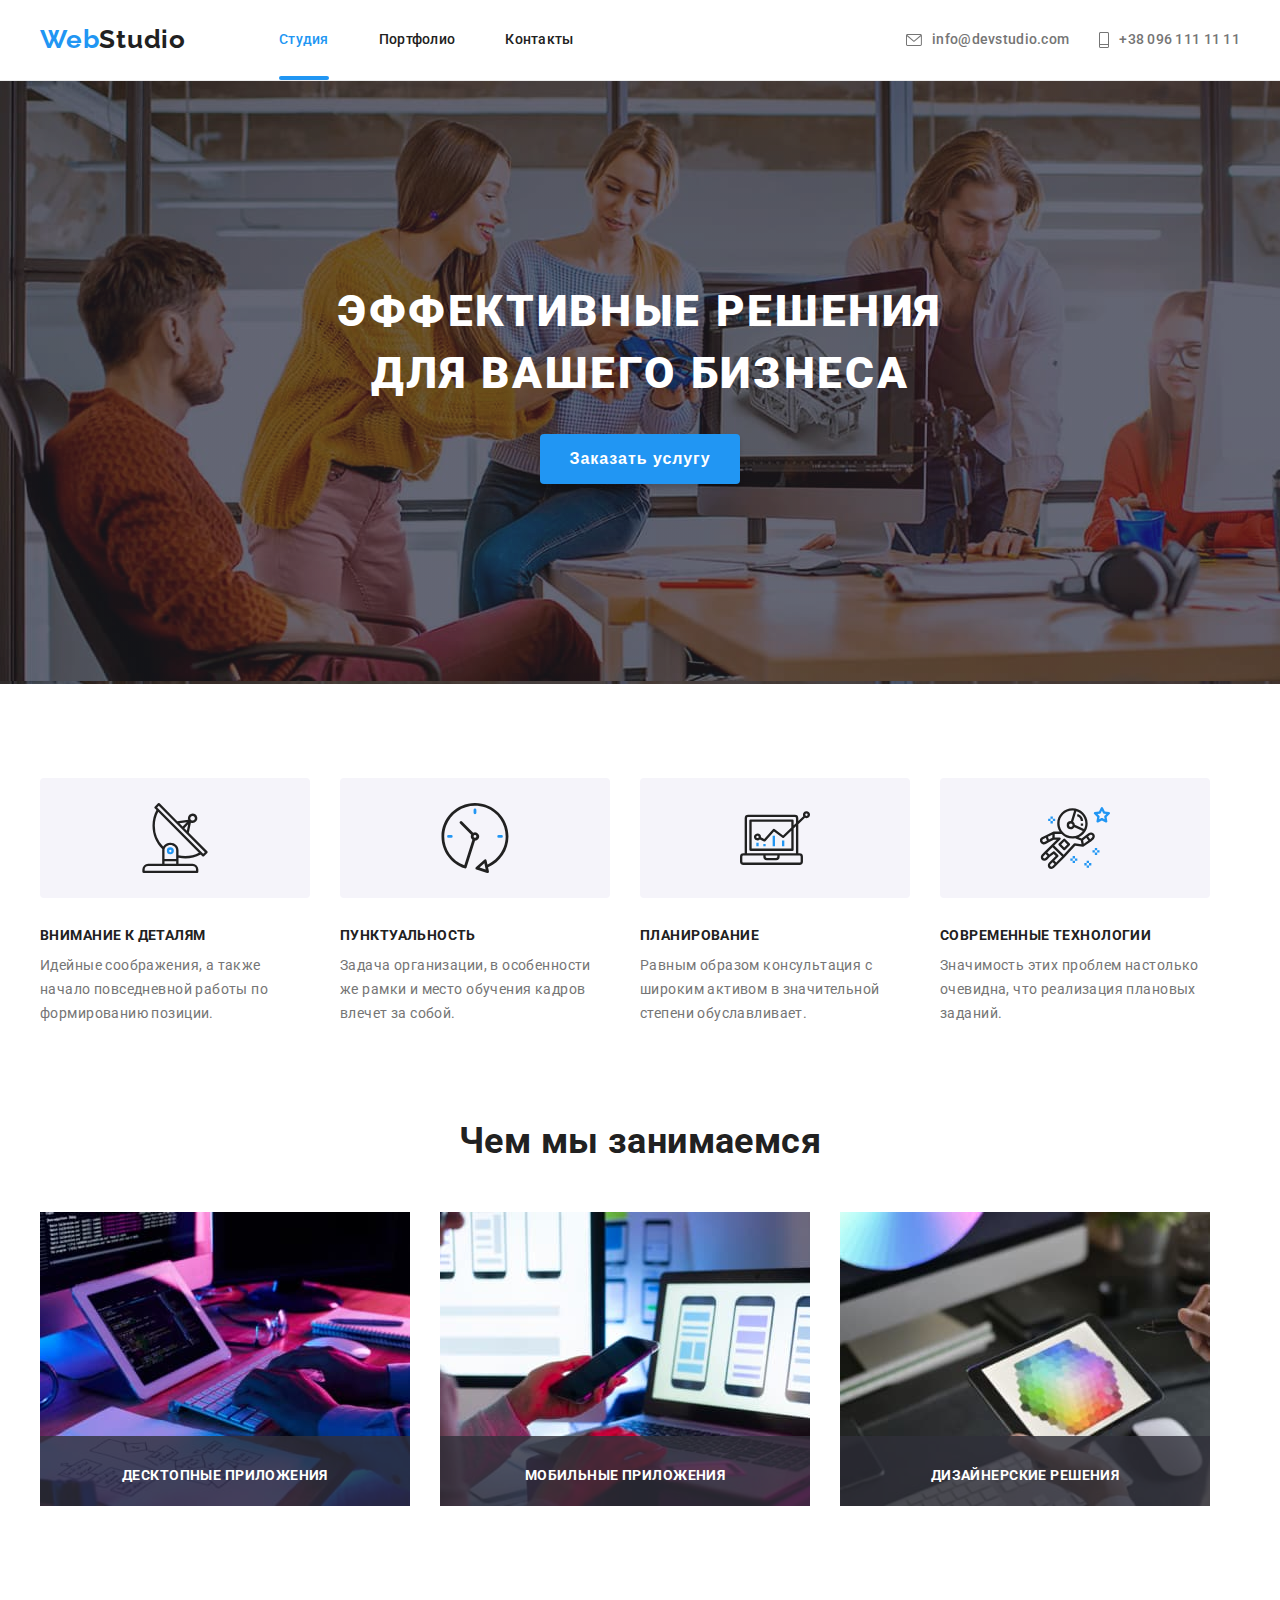
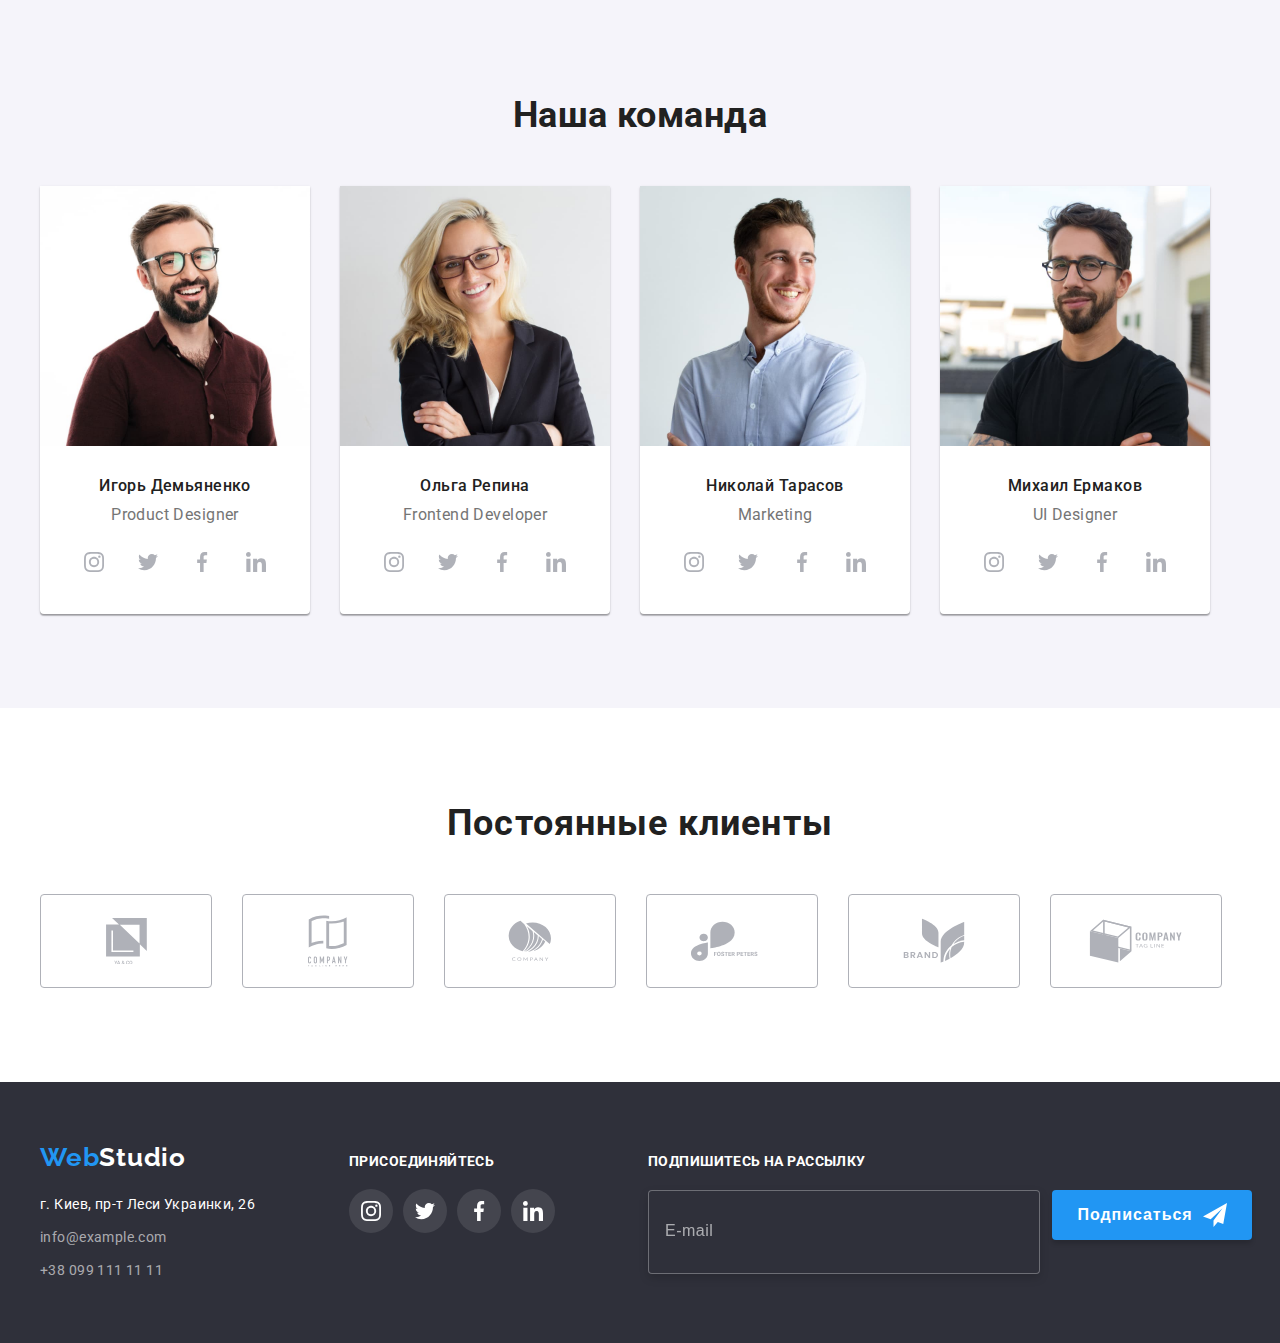
<file: index.html>
<!DOCTYPE html>
<html lang="ru">
<head>
    <meta charset="UTF-8">
    <meta http-equiv="X-UA-Compatible" content="IE=edge">
    <meta name="viewport" content="width=device-width, initial-scale=1.0">
    <title>Webstudio</title>
    <link rel="preconnect" href="https://fonts.googleapis.com">
    <link rel="preconnect" href="https://fonts.gstatic.com" crossorigin>
    <link href="https://fonts.googleapis.com/css2?family=Raleway:wght@700&family=Roboto:wght@400;500;700;900&display=swap"
        rel="stylesheet">
    <link rel="stylesheet" href="https://cdnjs.cloudflare.com/ajax/libs/modern-normalize/1.1.0/modern-normalize.min.css"
        integrity="sha512-wpPYUAdjBVSE4KJnH1VR1HeZfpl1ub8YT/NKx4PuQ5NmX2tKuGu6U/JRp5y+Y8XG2tV+wKQpNHVUX03MfMFn9Q=="
        crossorigin="anonymous" referrerpolicy="no-referrer" />
    <link rel="stylesheet" href="./css/main.min.css">
</head>
<body>
    <!--header-->
<header>
<div class="container page-header">
    <nav class="nav">
        <a href="/" class="logo"><span class="logo__web">Web</span>Studio</a>
        <ul class="nav__list">
            <li class="nav__item"><a href="./index.html" class="nav__link nav__link--current">Студия</a></li>
            <li class="nav__item"><a href="./portfolio.html" class="nav__link">Портфолио</a></li>
            <li class="nav__item"><a href="" class="nav__link">Контакты</a></li>
        </ul>
    </nav>
    <ul class="auth">
        <li class="auth__item"><a href="mailto:info@devstudio.com" class="auth__link">
            <svg class="auth__icon" width="16px" height="12px" >
                <use href="./images/icons.svg#icon-envelope"></use>
            </svg>
            info@devstudio.com</a>
        </li>
        <li class="auth__item"><a href="tel:+380961111111" class="auth__link">
            <svg class="auth__icon" width="10px" height="16px">
                <use href="./images/icons.svg#icon-tel"></use>
            </svg>
            +38 096 111 11 11</a>
        </li>
    </ul>
</div>
</header>
<!--main-->
<main>
    <!--Герой-->
<section class="hero">
    <div class="container hero-thumb">
        <h1 class="hero__title">Эффективные решения <br /> для вашего бизнеса</h1>
        <button type="button" class="button" data-modal-open>Заказать услугу</button>
        <div class="backdrop is-hidden" data-modal>
            <div class="modal">
                <button class="btn-close" data-modal-close>
                    <svg class="btn-close__icon">
                        <use href="./images/icons.svg#icon-close"></use>
                    </svg>
                </button>
                <form class="modal-form">
                    <p class="modal-form__title">Оставьте свои данные, мы вам перезвоним</p>
                    
                    <label class="modal-form__field">
                        <span class="modal-form__label">Имя</span>
                        <input type="text" class="modal-form__input" name="name" autocomplete="off">
                        <svg class="modal-form__icon">
                            <use href="./images/icons.svg#icon-man"></use>
                        </svg>
                    </label>

                    <label class="modal-form__field">
                        <span class="modal-form__label">Телефон</span>
                        <input type="tel" class="modal-form__input" name="tel" autocomplete="off">
                        <svg class="modal-form__icon">
                            <use href="./images/icons.svg#icon-phone"></use>
                        </svg>
                    </label>

                    <label class="modal-form__field">
                        <span class="modal-form__label">Почта</span>
                        <input type="email" class="modal-form__input" name="email" autocomplete="off">
                        <svg class="modal-form__icon">
                            <use href="./images/icons.svg#icon-email"></use>
                        </svg>
                    </label>

                    <label class="modal-form__field modal-form__field--textarea">
                        <span class="modal-form__label">Комментарий</span>
                        <textarea class="modal-form__input modal-form__input--comment" name="comment" placeholder="Введите текст"></textarea>
                    </label>

                    <label class="modal-form__field modal-form__field--checkbox">
                        <input type="checkbox" class="modal-form__input modal-form__input--checkbox visually-hidden" name="accept">
                        <span class="modal-form__icon--checked"></span>
                        <span class="modal-form__label modal-form__label---agree">Соглашаюсь с рассылкой и принимаю <a href="">Условия договора</a></span>
                    </label>

                    <button type="submit" class="button">Отправить</button>
                </form>
            </div>
        </div>
    </div>
</section>
<!--Наши преимущества-->
<section class="advantages section">
    <div class="container">
        <h2 class="visually-hidden">Наши преимущества</h2>
        <ul class="advantages__list">
            <li class="advantages__item">
                <div class="advantages__thumb">
                 <svg class="advantages__icon">
                    <use href="./images/icons.svg#icon-antena"></use>
                 </svg>
                </div>
                <h3 class="advantages__title">Внимание к деталям</h3>
                <p class="advantages__text">Идейные соображения, а также начало повседневной работы по формированию позиции.</p>
            </li>
            <li class="advantages__item">
                <div class="advantages__thumb">
                 <svg class="advantages__icon">
                    <use href="./images/icons.svg#icon-clock"></use>
                 </svg>
                </div>
                <h3 class="advantages__title">Пунктуальность</h3>
                <p class="advantages__text">Задача организации, в особенности же рамки и место обучения кадров влечет за собой.
                </p>
            </li>
            <li class="advantages__item">
                <div class="advantages__thumb">
                 <svg class="advantages__icon">
                    <use href="./images/icons.svg#icon-diagram"></use>
                 </svg>
                </div>
                <h3 class="advantages__title">Планирование</h3>
                <p class="advantages__text">Равным образом консультация с широким активом в значительной степени обуславливает.
                </p>
            </li>
            <li class="advantages__item">
                <div class="advantages__thumb">
                 <svg class="advantages__icon">
                    <use href="./images/icons.svg#icon-astronaut"></use>
                 </svg>
                </div>
                <h3 class="advantages__title">Современные технологии</h3>
                <p class="advantages__text">Значимость этих проблем настолько очевидна, что реализация плановых заданий.</p>
            </li>
        </ul>
    </div>
</section>
<!--Чем мы занимаемся-->
<section class="work section">
   <div class="container">
        <h2 class="work__title">Чем мы занимаемся</h2>
        <ul class="work__list">
            <li class="work__item">
                <div class="work__thumb">
                    <img src="./images/photocomp.jpg" width="370" height="294" alt="Компютер">
                    <p class="work__text">Десктопные приложения</p>
                </div>
            </li>
            <li class="work__item">
                <div class="work__thumb">
                    <img src="./images/photophone.jpg" width="370" height="294" alt="Мобильный">
                    <p class="work__text">Мобильные приложения</p>
                </div>
            </li>
            <li class="work__item">
                <div class="work__thumb">
                    <img src="./images/phototab.jpg" width="370" height="294" alt="Планшет">
                    <p class="work__text">Дизайнерские решения</p>
                </div>
            </li>
        </ul>
   </div>
</section>
<!--Наша команда-->
<section class="teem section">
    <div class="container">
        <h2 class="teem__title">Наша команда</h2>
        <ul class="teem__list">
            <li class="teem__item">
                <img src="./images/photoigor.jpg" width="270" height="260" alt="Фото Игорь Демьяненко">
                <div class="teem__thumb">
                     <h3 class="teem__name">Игорь Демьяненко</h3>
                     <p class="teem__position">Product Designer</p>
                     <ul class="soc-sites">
                    <li class="soc-sites__item">
                        <a href="" class="soc-sites__link">
                         <svg class="soc-sites__icon">
                            <use href="./images/icons.svg#icon-instagram"></use>
                         </svg>
                        </a>
                    </li>
                    <li class="soc-sites__item">
                        <a href="" class="soc-sites__link">
                         <svg class="soc-sites__icon">
                            <use href="./images/icons.svg#icon-twitter"></use>
                         </svg>
                        </a>
                    </li>
                    <li class="soc-sites__item">
                        <a href="" class="soc-sites__link">
                         <svg class="soc-sites__icon">
                            <use href="./images/icons.svg#icon-facebook"></use>
                         </svg>
                        </a>
                    </li>
                    <li class="soc-sites__item">
                       <a href="" class="soc-sites__link">
                         <svg class="soc-sites__icon">
                            <use href="./images/icons.svg#icon-linkedin"></use>
                         </svg>
                       </a>
                    </li>
                </ul>
                </div>
            </li>
            <li class="teem__item">
                <img src="./images/photoolga.jpg" width="270" height="260" alt="Фото Ольга Репина">
                <div class="teem__thumb">
                     <h3 class="teem__name">Ольга Репина</h3>
                     <p class="teem__position">Frontend Developer</p>
                     <ul class="soc-sites">
                    <li class="soc-sites__item">
                        <a href="" class="soc-sites__link">
                         <svg class="soc-sites__icon">
                            <use href="./images/icons.svg#icon-instagram"></use>
                         </svg>
                        </a>
                    </li>
                    <li class="soc-sites__item">
                        <a href="" class="soc-sites__link">
                         <svg class="soc-sites__icon">
                            <use href="./images/icons.svg#icon-twitter"></use>
                         </svg>
                        </a>
                    </li>
                    <li class="soc-sites__item">
                        <a href="" class="soc-sites__link">
                         <svg class="soc-sites__icon">
                            <use href="./images/icons.svg#icon-facebook"></use>
                         </svg>
                        </a>
                    </li>
                    <li class="soc-sites__item">
                       <a href="" class="soc-sites__link">
                         <svg class="soc-sites__icon">
                            <use href="./images/icons.svg#icon-linkedin"></use>
                         </svg>
                       </a>
                    </li>
                </ul>
                </div>
            </li>
            <li class="teem__item">
                <img src="./images/photonikola.jpg" width="270" height="260" alt="Фото Николай Тарасов">
                <div class="teem__thumb">
                     <h3 class="teem__name">Николай Тарасов</h3>
                     <p class="teem__position">Marketing</p>
                     <ul class="soc-sites">
                    <li class="soc-sites__item">
                        <a href="" class="soc-sites__link">
                         <svg class="soc-sites__icon">
                            <use href="./images/icons.svg#icon-instagram"></use>
                         </svg>
                        </a>
                    </li>
                    <li class="soc-sites__item">
                        <a href="" class="soc-sites__link">
                         <svg class="soc-sites__icon">
                            <use href="./images/icons.svg#icon-twitter"></use>
                         </svg>
                        </a>
                    </li>
                    <li class="soc-sites__item">
                        <a href="" class="soc-sites__link">
                         <svg class="soc-sites__icon">
                            <use href="./images/icons.svg#icon-facebook"></use>
                         </svg>
                        </a>
                    </li>
                    <li class="soc-sites__item">
                       <a href="" class="soc-sites__link">
                         <svg class="soc-sites__icon">
                            <use href="./images/icons.svg#icon-linkedin"></use>
                         </svg>
                       </a>
                    </li>
                </ul>
                </div>
            </li>
            <li class="teem__item">
                <img src="./images/photomisha.jpg" width="270" height="260" alt="Фото Михаил Ермаков">
                <div class="teem__thumb">
                     <h3 class="teem__name">Михаил Ермаков</h3>
                     <p class="teem__position">UI Designer</p>
                     <ul class="soc-sites">
                    <li class="soc-sites__item">
                        <a href="" class="soc-sites__link">
                         <svg class="soc-sites__icon">
                            <use href="./images/icons.svg#icon-instagram"></use>
                         </svg>
                        </a>
                    </li>
                    <li class="soc-sites__item">
                        <a href="" class="soc-sites__link">
                         <svg class="soc-sites__icon">
                            <use href="./images/icons.svg#icon-twitter"></use>
                         </svg>
                        </a>
                    </li>
                    <li class="soc-sites__item">
                        <a href="" class="soc-sites__link">
                         <svg class="soc-sites__icon">
                            <use href="./images/icons.svg#icon-facebook"></use>
                         </svg>
                        </a>
                    </li>
                    <li class="soc-sites__item">
                       <a href="" class="soc-sites__link">
                         <svg class="soc-sites__icon">
                            <use href="./images/icons.svg#icon-linkedin"></use>
                         </svg>
                       </a>
                    </li>
                </ul>
                </div>
            </li>
        </ul>
    </div>
</section>
<!--Постоянные клиенты-->
<section class="clients section">
    <div class="container">
     <h2 class="clients__title">Постоянные клиенты</h2>  
     <ul class="clients__list">
         <li class="clients__item">
             <a href="" class="clients__link">
             <svg class="clients__icon" width="41px" height="46.7px">
                 <use href="./images/icons.svg#icon-icon-1"></use>
             </svg>
            </a>
        </li>
        <li class="clients__item">
             <a href="" class="clients__link">
             <svg class="clients__icon" width="40px" height="52px">
                 <use href="./images/icons.svg#icon-icon-2"></use>
             </svg>
            </a>
        </li>
        <li class="clients__item">
             <a href="" class="clients__link">
             <svg class="clients__icon" width="43.46px" height="41.18px">
                 <use href="./images/icons.svg#icon-icon-3"></use>
             </svg>
            </a>
        </li>
        <li class="clients__item">
             <a href="" class="clients__link">
             <svg class="clients__icon" width="84.44px" height="40.62px">
                 <use href="./images/icons.svg#icon-icon-4"></use>
             </svg>
            </a>
        </li>
        <li class="clients__item">
             <a href="" class="clients__link">
             <svg class="clients__icon" width="62.54px" height="45.43px">
                 <use href="./images/icons.svg#icon-icon-5"></use>
             </svg>
            </a>
        </li>
        <li class="clients__item">
             <a href="" class="clients__link">
             <svg class="clients__icon" width="93.79px" height="43.93px">
                 <use href="./images/icons.svg#icon-icon-6"></use>
             </svg>
            </a>
        </li>
    </ul> 
    </div>
</section>
</main>
<!--footer-->
<footer class="footer">
<div class="container container--footer">
    <div class="address-thumb">
     <a href="/" class="logo logo--footer"><span class="logo__web">Web</span>Studio</a>
     <address>
        <ul class="address">
            <li class="address__item">г. Киев, пр-т Леси Украинки, 26</li>
            <li class="address__item"><a href="mailto:info@example.com" class="address__link">info@example.com</a></li>
            <li class="address__item"><a href="tel:+380991111111" class="address__link">+38 099 111 11 11</a></li>
        </ul>
     </address>
   </div>
  <div class="soc-sites-thumb">
     <p class="soc-sites__title">присоединяйтесь</p>
     <ul class="soc-sites">
         <li class="soc-sites__item">
            <a href="" class="soc-sites__link soc-sites__link--footer">
                <svg class="soc-sites__icon soc-sites__icon--footer">
                    <use href="./images/icons.svg#icon-instagram"></use>
                </svg>
            </a>
        </li>
        <li class="soc-sites__item">
            <a href="" class="soc-sites__link soc-sites__link--footer">
                <svg class="soc-sites__icon soc-sites__icon--footer">
                    <use href="./images/icons.svg#icon-twitter"></use>
                </svg>
            </a>
        </li>
         <li class="soc-sites__item">
            <a href="" class="soc-sites__link soc-sites__link--footer">
                <svg class="soc-sites__icon soc-sites__icon--footer">
                    <use href="./images/icons.svg#icon-facebook"></use>
                </svg>
            </a>
        </li>
        <li class="soc-sites__item">
            <a href="" class="soc-sites__link soc-sites__link--footer">
                <svg class="soc-sites__icon soc-sites__icon--footer">
                    <use href="./images/icons.svg#icon-linkedin"></use>
                </svg>
            </a>
        </li>
        </ul>
   </div>
   <div class="form-footer-thumb">
       <form class="form-footer">
           <p class="form-footer__text">Подпишитесь на рассылку</p>
           <div class="form-thumb">
                <input type="email" class="form-footer__input" name="email" placeholder="E-mail" autocomplete="on">
                <button type="submit" class="button">
                    Подписаться
                    <svg class="button__icon">
                        <use href="./images/icons.svg#icon-send"></use>
                    </svg>
               </button>
           </div>
       </form>
   </div>
</div>
</footer>
<script src="./js/modal.js"></script>
</body>
</html>
</file>
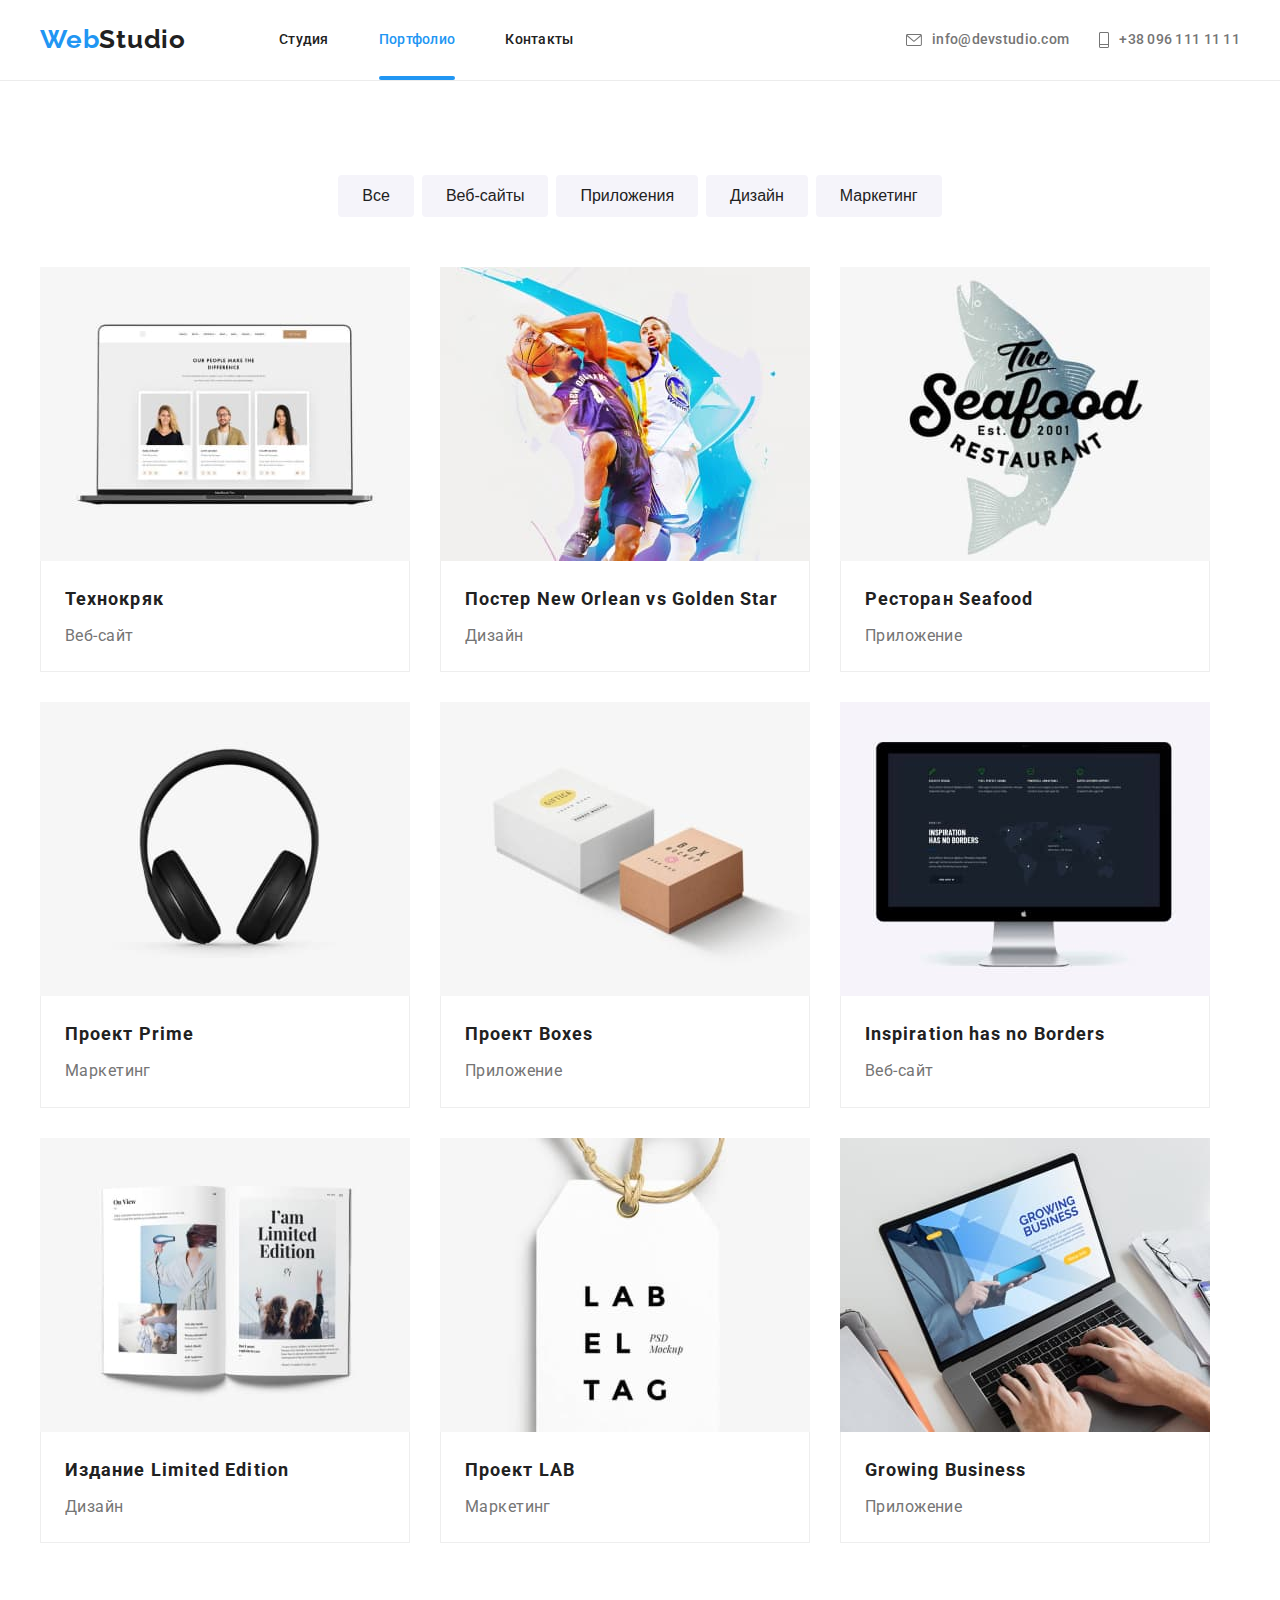
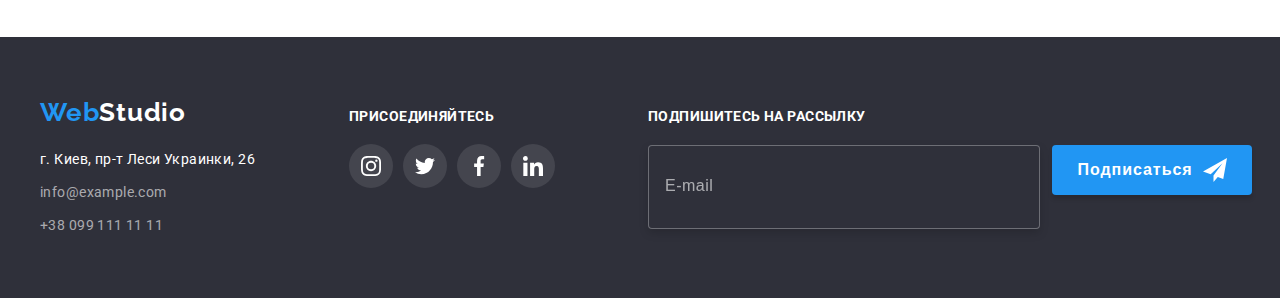
<file: portfolio.html>
<!DOCTYPE html>
<html lang="ru">

<head>
    <meta charset="UTF-8">
    <meta http-equiv="X-UA-Compatible" content="IE=edge">
    <meta name="viewport" content="width=device-width, initial-scale=1.0">
    <title>Webstudio</title>
    <link rel="preconnect" href="https://fonts.googleapis.com">
    <link rel="preconnect" href="https://fonts.gstatic.com" crossorigin>
    <link href="https://fonts.googleapis.com/css2?family=Raleway:wght@700&family=Roboto:wght@400;500;700;900&display=swap"
        rel="stylesheet">
    <link rel="stylesheet" href="https://cdnjs.cloudflare.com/ajax/libs/modern-normalize/1.1.0/modern-normalize.min.css"
        integrity="sha512-wpPYUAdjBVSE4KJnH1VR1HeZfpl1ub8YT/NKx4PuQ5NmX2tKuGu6U/JRp5y+Y8XG2tV+wKQpNHVUX03MfMFn9Q=="
        crossorigin="anonymous" referrerpolicy="no-referrer" />
    <link rel="stylesheet" href="./css/main.min.css">
</head>

<body>
    <!--header-->
    <header>
        <div class="container page-header">
    <nav class="nav">
        <a href="/" class="logo"><span class="logo__web">Web</span>Studio</a>
        <ul class="nav__list">
            <li class="nav__item"><a href="./index.html" class="nav__link">Студия</a></li>
            <li class="nav__item"><a href="./portfolio.html" class="nav__link nav__link--current">Портфолио</a></li>
            <li class="nav__item"><a href="" class="nav__link">Контакты</a></li>
        </ul>
    </nav>
    <ul class="auth">
        <li class="auth__item"><a href="mailto:info@devstudio.com" class="auth__link">
            <svg class="auth__icon" width="16px" height="12px" >
                <use href="./images/icons.svg#icon-envelope"></use>
            </svg>
            info@devstudio.com</a>
        </li>
        <li class="auth__item"><a href="tel:+380961111111" class="auth__link">
            <svg class="auth__icon" width="10px" height="16px">
                <use href="./images/icons.svg#icon-tel"></use>
            </svg>
            +38 096 111 11 11</a>
        </li>
    </ul>
</div>
    </header>
    <!--main-->
    <main>
      <section class="section">
          <div class="container">
            <h1 class="visually-hidden">Портфолио</h1>
            <!--Фильтр-->            
                <ul class="filtr">
                    <li class="filtr__item"><button type="button" class="filtr__button">Все</button></li>
                    <li class="filtr__item"><button type="button" class="filtr__button">Веб-сайты</button></li>
                    <li class="filtr__item"><button type="button" class="filtr__button">Приложения</button></li>
                    <li class="filtr__item"><button type="button" class="filtr__button">Дизайн</button></li>
                    <li class="filtr__item"><button type="button" class="filtr__button">Маркетинг</button></li>
                </ul>
            <!--Портфолио список-->
            <ul class="portfolio">
                <li class="portfolio__item">
                    <a href="" class="portfolio__link">
                        <div class="portfolio__card">
                            <img src="./images/1.tehno.jpg" alt="монитор ноутбука" class="portfolio__image" width="370" height="294">
                            <p class="portfolio__description">Ресурс предлагает комплексные предложения с разным уровнем функционала и сервисов. Все это позволит посетителю получить исчерпывающие сведения о компании или частном лице.</p>
                        </div>
                        <div class="portfolio__text">
                         <h2 class="portfolio__title">Технокряк</h2>
                         <p class="portfolio__heading">Веб-сайт</p>
                        </div>
                    </a>
                </li>
                <li class="portfolio__item">
                    <a href="" class="portfolio__link">
                        <div class="portfolio__card">
                            <img src="./images/2.poster.jpg" alt="два баскетболиста" width="370" height="294">
                            <p class="portfolio__description">Ресурс предлагает комплексные предложения с разным уровнем функционала и сервисов. Все это позволит посетителю получить исчерпывающие сведения о компании или частном лице.</p>
                        </div>
                        <div class="portfolio__text">
                         <h2 class="portfolio__title">Постер New Orlean vs Golden Star</h2>
                         <p class="portfolio__heading">Дизайн</p>
                        </div>
                    </a>
                </li>
                <li class="portfolio__item">
                    <a href="" class="portfolio__link">
                        <div class="portfolio__card">
                            <img src="./images/3.restoran.jpg" alt="лого ресторана Seafood" width="370" height="294">
                            <p class="portfolio__description">Ресурс предлагает комплексные предложения с разным уровнем функционала и сервисов. Все это позволит посетителю получить исчерпывающие сведения о компании или частном лице.</p>
                        </div>
                        <div class="portfolio__text">
                         <h2 class="portfolio__title">Ресторан Seafood</h2>
                         <p class="portfolio__heading">Приложение</p>
                        </div>
                    </a>
                </li>
                <li class="portfolio__item">
                    <a href="" class="portfolio__link">
                        <div class="portfolio__card">
                            <img src="./images/4.proect-prime.jpg" alt="наушники" width="370" height="294">
                            <p class="portfolio__description">Ресурс предлагает комплексные предложения с разным уровнем функционала и сервисов. Все это позволит посетителю получить исчерпывающие сведения о компании или частном лице.</p>
                        </div>
                        <div class="portfolio__text">
                         <h2 class="portfolio__title">Проект Prime</h2>
                         <p class="portfolio__heading">Маркетинг</p>
                        </div>
                    </a>
                </li>
                <li class="portfolio__item">
                    <a href="" class="portfolio__link">
                        <div class="portfolio__card">
                            <img src="./images/5.proect-boxes.jpg" alt="две коробки" width="370" height="294">
                            <p class="portfolio__description">Ресурс предлагает комплексные предложения с разным уровнем функционала и сервисов. Все это позволит посетителю получить исчерпывающие сведения о компании или частном лице.</p>
                        </div>
                        <div class="portfolio__text">
                         <h2 class="portfolio__title">Проект Boxes</h2>
                         <p class="portfolio__heading">Приложение</p>
                        </div>
                    </a>
                </li>
                <li class="portfolio__item">
                    <a href="" class="portfolio__link">
                        <div class="portfolio__card">
                            <img src="./images/6.inspiration.jpg" alt="монитор" width="370" height="294">
                            <p class="portfolio__description">Ресурс предлагает комплексные предложения с разным уровнем функционала и сервисов. Все это позволит посетителю получить исчерпывающие сведения о компании или частном лице.</p>
                        </div>
                        <div class="portfolio__text">
                         <h2 class="portfolio__title">Inspiration has no Borders</h2>
                         <p class="portfolio__heading">Веб-сайт</p>
                        </div>
                    </a>
                </li>
                <li class="portfolio__item">
                    <a href="" class="portfolio__link">
                        <div class="portfolio__card">
                            <img src="./images/7.izdanie.jpg" alt="раскрытая книга" width="370" height="294">
                            <p class="portfolio__description">Ресурс предлагает комплексные предложения с разным уровнем функционала и сервисов. Все это позволит посетителю получить исчерпывающие сведения о компании или частном лице.</p>
                        </div>
                        <div class="portfolio__text">
                         <h2 class="portfolio__title">Издание Limited Edition</h2>
                         <p class="portfolio__heading">Дизайн</p>
                        </div>
                    </a>
                </li>
                <li class="portfolio__item">
                    <a href="" class="portfolio__link">
                        <div class="portfolio__card">
                            <img src="./images/8.proect-lab.jpg" alt="ярлык" width="370" height="294">
                            <p class="portfolio__description">Ресурс предлагает комплексные предложения с разным уровнем функционала и сервисов. Все это позволит посетителю получить исчерпывающие сведения о компании или частном лице.</p>
                        </div>
                        <div class="portfolio__text">
                         <h2 class="portfolio__title">Проект LAB</h2>
                         <p class="portfolio__heading">Маркетинг</p>
                        </div>
                    </a>
                </li>
                <li class="portfolio__item">
                    <a href="" class="portfolio__link">
                        <div class="portfolio__card">
                            <img src="./images/9.growing-business.jpg" alt="печатают на ноутбуке" width="370" height="294">
                            <p class="portfolio__description">Ресурс предлагает комплексные предложения с разным уровнем функционала и сервисов. Все это позволит посетителю получить исчерпывающие сведения о компании или частном лице.</p>
                        </div>
                        <div class="portfolio__text">
                         <h2 class="portfolio__title">Growing Business</h2>
                         <p class="portfolio__heading">Приложение</p>
                        </div>
                    </a>
                </li>
            </ul>
          </div>
      </section>
    </main>
    <!--footer-->
<footer class="footer">
<div class="container container--footer">
    <div class="address-thumb">
     <a href="/" class="logo logo--footer"><span class="logo__web">Web</span>Studio</a>
     <address>
        <ul class="address">
            <li class="address__item">г. Киев, пр-т Леси Украинки, 26</li>
            <li class="address__item"><a href="mailto:info@example.com" class="address__link">info@example.com</a></li>
            <li class="address__item"><a href="tel:+380991111111" class="address__link">+38 099 111 11 11</a></li>
        </ul>
     </address>
   </div>
  <div class="soc-sites-thumb">
     <p class="soc-sites__title">присоединяйтесь</p>
     <ul class="soc-sites">
         <li class="soc-sites__item">
            <a href="" class="soc-sites__link soc-sites__link--footer">
                <svg class="soc-sites__icon soc-sites__icon--footer">
                    <use href="./images/icons.svg#icon-instagram"></use>
                </svg>
            </a>
        </li>
        <li class="soc-sites__item">
            <a href="" class="soc-sites__link soc-sites__link--footer">
                <svg class="soc-sites__icon soc-sites__icon--footer">
                    <use href="./images/icons.svg#icon-twitter"></use>
                </svg>
            </a>
        </li>
         <li class="soc-sites__item">
            <a href="" class="soc-sites__link soc-sites__link--footer">
                <svg class="soc-sites__icon soc-sites__icon--footer">
                    <use href="./images/icons.svg#icon-facebook"></use>
                </svg>
            </a>
        </li>
        <li class="soc-sites__item">
            <a href="" class="soc-sites__link soc-sites__link--footer">
                <svg class="soc-sites__icon soc-sites__icon--footer">
                    <use href="./images/icons.svg#icon-linkedin"></use>
                </svg>
            </a>
        </li>
        </ul>
   </div>
   <div class="form-footer-thumb">
       <form class="form-footer">
           <p class="form-footer__text">Подпишитесь на рассылку</p>
           <div class="form-thumb">
                <input type="email" class="form-footer__input" name="email" placeholder="E-mail" autocomplete="on">
                <button type="submit" class="button">
                    Подписаться
                    <svg class="button__icon">
                        <use href="./images/icons.svg#icon-send"></use>
                    </svg>
               </button>
           </div>
       </form>
   </div>
</div>
</footer>
</body>
</html>
</file>
<file: css/main.min.css>
body{margin:0;font-family:"Roboto",sans-serif;color:#212121;font-size:14px;letter-spacing:0.03em;background-color:#fff}h1,h2,h3,p{margin:0}ul{margin:0;padding:0}li{list-style-type:none}a{color:inherit;text-decoration:none}img{display:block;max-width:100%;height:auto}.section{padding-top:94px;padding-bottom:94px}.container{width:1200px;padding-right:15px;padding-left:15px;margin-left:auto;margin-right:auto}.visually-hidden{position:absolute;width:1px;height:1px;margin:-1px;border:0;padding:0;white-space:nowrap;-webkit-clip-path:inset(100%);clip-path:inset(100%);clip:rect(0 0 0 0);overflow:hidden}.button{display:-webkit-inline-box;display:-ms-inline-flexbox;display:inline-flex;-webkit-box-pack:center;-ms-flex-pack:center;justify-content:center;-webkit-box-align:center;-ms-flex-align:center;align-items:center;width:200px;height:50px;color:#fff;font-size:16px;line-height:1.9;font-weight:700;letter-spacing:0.06em;text-align:center;background-color:#2196F3;-webkit-box-shadow:0px 4px 4px rgba(0,0,0,0.15);box-shadow:0px 4px 4px rgba(0,0,0,0.15);border-radius:4px;border:none;cursor:pointer}header{background-color:#fff;border-bottom:1px solid #ECECEC}.page-header{display:-webkit-box;display:-ms-flexbox;display:flex;-webkit-box-align:center;-ms-flex-align:center;align-items:center}.nav{display:-webkit-box;display:-ms-flexbox;display:flex;-webkit-box-align:center;-ms-flex-align:center;align-items:center;color:#212121}.nav>a{display:inline-block}.list-item,.auth__link{color:#212121;font-weight:500;line-height:1,14;letter-spacing:0.02em}.nav__list{display:-webkit-box;display:-ms-flexbox;display:flex}.nav__item{position:relative}.nav__item:not(:first-child){margin-left:50px}.auth__item:not(:first-child){margin-left:30px}.nav__link{display:inline-block;padding:32px 0;font-weight:500;line-height:1.14;letter-spacing:0.02em;-webkit-transition:color 250ms cubic-bezier(0.4, 0, 0.2, 1);transition:color 250ms cubic-bezier(0.4, 0, 0.2, 1)}.nav__link:hover,.nav__link:focus{color:#2196F3}.nav__link--current{color:#2196F3}.nav__link--current::after{content:'';position:absolute;left:0;bottom:0;width:100%;height:4px;background:#2196F3;border-radius:2px}.auth{display:-webkit-box;display:-ms-flexbox;display:flex;margin-left:auto}.auth__link{display:-webkit-box;display:-ms-flexbox;display:flex;-webkit-box-align:center;-ms-flex-align:center;align-items:center;padding:32px 0;font-weight:500;line-height:1.14;letter-spacing:0.02em;color:#757575;-webkit-transition:color 250ms cubic-bezier(0.4, 0, 0.2, 1);transition:color 250ms cubic-bezier(0.4, 0, 0.2, 1)}.auth__link:hover,.auth__link:focus,.auth__link .auth:hover,.auth__link .auth:focus{color:#2196F3}.auth__link:hover .auth__icon,.auth__link:focus .auth__icon{fill:#2196F3;-webkit-transition:fill 250ms cubic-bezier(0.4, 0, 0.2, 1);transition:fill 250ms cubic-bezier(0.4, 0, 0.2, 1)}.auth__icon{margin-right:10px;fill:#757575}.logo,.logo--footer{display:inline-block;font-family:'Raleway', sans-serif;font-size:26px;line-height:1.2;font-weight:700;letter-spacing:0.03em}.logo{margin-right:93px;padding-top:24px;padding-bottom:25px}.logo__web{color:#2196F3}.hero{padding-top:200px;padding-bottom:200px;max-width:1600px;background-color:#2F303A;background-image:-webkit-gradient(linear, left top, left bottom, from(rgba(47,48,58,0.4)), to(rgba(47,48,58,0.4))),url(../images/bgr-img-hero.jpg);background-image:linear-gradient(rgba(47,48,58,0.4), rgba(47,48,58,0.4)),url(../images/bgr-img-hero.jpg);text-align:center}.hero__title{margin-bottom:30px;font-size:44px;line-height:1.4;font-weight:900;color:#fff;text-align:center;text-transform:uppercase;letter-spacing:0.06em}.hero-thumb{position:relative}.backdrop{position:fixed;z-index:3;top:0;left:0;width:100%;height:100%;background-color:rgba(0,0,0,0.2);opacity:1;-webkit-transition:opacity 250ms cubic-bezier(0.4, 0, 0.2, 1);transition:opacity 250ms cubic-bezier(0.4, 0, 0.2, 1)}.backdrop.is-hidden{opacity:0;pointer-events:none;visibility:hidden}.backdrop.is-hidden .modal{opacity:0;-webkit-transform:translate(-50%, -50%) scale(0.7);transform:translate(-50%, -50%) scale(0.7);-webkit-transition:scale 250ms cubic-bezier(0.4, 0, 0.2, 1),opacity 250ms cubic-bezier(0.4, 0, 0.2, 1),-webkit-transform 250ms cubic-bezier(0.4, 0, 0.2, 1);transition:scale 250ms cubic-bezier(0.4, 0, 0.2, 1),opacity 250ms cubic-bezier(0.4, 0, 0.2, 1),-webkit-transform 250ms cubic-bezier(0.4, 0, 0.2, 1);transition:transform 250ms cubic-bezier(0.4, 0, 0.2, 1),scale 250ms cubic-bezier(0.4, 0, 0.2, 1),opacity 250ms cubic-bezier(0.4, 0, 0.2, 1);transition:transform 250ms cubic-bezier(0.4, 0, 0.2, 1),scale 250ms cubic-bezier(0.4, 0, 0.2, 1),opacity 250ms cubic-bezier(0.4, 0, 0.2, 1),-webkit-transform 250ms cubic-bezier(0.4, 0, 0.2, 1)}.modal{position:absolute;top:50%;left:50%;display:-webkit-box;display:-ms-flexbox;display:flex;-webkit-box-pack:center;-ms-flex-pack:center;justify-content:center;z-index:4;padding:40px;width:528px;height:581px;background:#fff;-webkit-box-shadow:0px 1px 3px rgba(0,0,0,0.12),0px 1px 1px rgba(0,0,0,0.14),0px 2px 1px rgba(0,0,0,0.2);box-shadow:0px 1px 3px rgba(0,0,0,0.12),0px 1px 1px rgba(0,0,0,0.14),0px 2px 1px rgba(0,0,0,0.2);border-radius:4px;opacity:1;-webkit-transform:translate(-50%, -50%) scale(1);transform:translate(-50%, -50%) scale(1);-webkit-transition:scale 250ms cubic-bezier(0.4, 0, 0.2, 1),opacity 250ms cubic-bezier(0.4, 0, 0.2, 1),-webkit-transform 250ms cubic-bezier(0.4, 0, 0.2, 1);transition:scale 250ms cubic-bezier(0.4, 0, 0.2, 1),opacity 250ms cubic-bezier(0.4, 0, 0.2, 1),-webkit-transform 250ms cubic-bezier(0.4, 0, 0.2, 1);transition:transform 250ms cubic-bezier(0.4, 0, 0.2, 1),scale 250ms cubic-bezier(0.4, 0, 0.2, 1),opacity 250ms cubic-bezier(0.4, 0, 0.2, 1);transition:transform 250ms cubic-bezier(0.4, 0, 0.2, 1),scale 250ms cubic-bezier(0.4, 0, 0.2, 1),opacity 250ms cubic-bezier(0.4, 0, 0.2, 1),-webkit-transform 250ms cubic-bezier(0.4, 0, 0.2, 1)}.btn-close{position:absolute;top:8px;right:8px;display:-webkit-box;display:-ms-flexbox;display:flex;margin-left:auto;-webkit-box-align:center;-ms-flex-align:center;align-items:center;-webkit-box-pack:center;-ms-flex-pack:center;justify-content:center;cursor:pointer;background-color:#fff;border:1px solid rgba(0,0,0,0.1);border-radius:50%;width:30px;height:30px}.btn-close__icon{width:18px;height:18px;fill:#000;-webkit-transition:fill 250ms cubic-bezier(0.4, 0, 0.2, 1);transition:fill 250ms cubic-bezier(0.4, 0, 0.2, 1)}.btn-close:hover .btn-close__icon{fill:#2196F3}.modal-form__title{display:block;margin-bottom:12px;font-weight:700;font-size:20px;line-height:1.15;text-align:center;letter-spacing:0.03em;color:#212121}.modal-form__field{position:relative;display:block;-webkit-box-orient:vertical;-webkit-box-direction:normal;-ms-flex-direction:column;flex-direction:column;text-align:left;margin-bottom:10px}.modal-form__field:focus-within .modal-form__icon{fill:#2196F3}.modal-form__field:focus-within .modal-form__input{border-color:#2196F3;outline:none}.modal-form__label{display:block;margin-bottom:4px;font-weight:400;font-size:12px;line-height:1.17;letter-spacing:0.01em;color:#757575}.modal-form__input{display:block;padding-left:40px;width:448px;height:40px;border:1px solid rgba(33,33,33,0.2);border-radius:4px;-webkit-transition:border-color 250ms cubic-bezier(0.4, 0, 0.2, 1);transition:border-color 250ms cubic-bezier(0.4, 0, 0.2, 1)}.modal-form__icon{position:absolute;top:50%;left:14px;width:18px;height:18px;-webkit-transition:fill 250ms cubic-bezier(0.4, 0, 0.2, 1);transition:fill 250ms cubic-bezier(0.4, 0, 0.2, 1)}.modal-form__field--textarea{margin-bottom:20px}.modal-form__input--comment{display:-webkit-box;display:-ms-flexbox;display:flex;-ms-flex-wrap:wrap;flex-wrap:wrap;-webkit-box-align:start;-ms-flex-align:start;align-items:start;resize:none;padding:12px 16px;width:448px;height:120px}.modal-form__input--comment::-webkit-input-placeholder{font-weight:400;font-size:14px;line-height:1.14;letter-spacing:0.01em;color:rgba(117,117,117,0.5)}.modal-form__input--comment:-ms-input-placeholder{font-weight:400;font-size:14px;line-height:1.14;letter-spacing:0.01em;color:rgba(117,117,117,0.5)}.modal-form__input--comment::-ms-input-placeholder{font-weight:400;font-size:14px;line-height:1.14;letter-spacing:0.01em;color:rgba(117,117,117,0.5)}.modal-form__input--comment::placeholder{font-weight:400;font-size:14px;line-height:1.14;letter-spacing:0.01em;color:rgba(117,117,117,0.5)}.modal-form__field--checkbox{position:relative;display:-webkit-box;display:-ms-flexbox;display:flex;-webkit-box-orient:horizontal;-webkit-box-direction:normal;-ms-flex-direction:row;flex-direction:row;-webkit-box-align:center;-ms-flex-align:center;align-items:center;margin-bottom:30px}.modal-form__input--checkbox{display:inline-block;margin-right:8px;width:16px;height:15px;color:#212121}.modal-form__input--checkbox:checked+.modal-form__icon--checked{background-image:url(../images/checked.svg);background-size:contain;background-origin:border-box;border-color:#2196F3}.modal-form__icon--checked{position:absolute;display:inline-block;width:16px;height:15px;left:10px;top:4px;border:2px solid #212121;border-radius:2px}.modal-form__label---agree{margin-bottom:0;padding-left:35px;font-weight:400;font-size:14px;line-height:1.7;letter-spacing:0.03em}.modal-form__field--checkbox a{text-decoration:underline;font-weight:400;font-size:14px;line-height:1.7;letter-spacing:0.03em;color:#2196F3}.advantages{padding-bottom:0}.advantages__list{display:-webkit-box;display:-ms-flexbox;display:flex}.advantages__thumb{display:-webkit-box;display:-ms-flexbox;display:flex;-webkit-box-pack:center;-ms-flex-pack:center;justify-content:center;-webkit-box-align:center;-ms-flex-align:center;align-items:center;width:270px;height:120px;margin-bottom:30px;background-color:#F5F4FA;border-radius:4px}.advantages__icon{display:-webkit-inline-box;display:-ms-inline-flexbox;display:inline-flex;width:70px;height:70px;background-position:center}.advantages__item{width:270px}.advantages__item:not(:first-child){margin-left:30px}.advantages__title{margin-bottom:10px;font-weight:700;font-size:14px;line-height:1.14;text-transform:uppercase;text-align:left;color:#212121}.advantages__text{line-height:1.7;text-align:left;color:#757575}.work__title,.teem__title{font-size:36px;line-height:1.17;text-align:center;color:#212121}.work__title{margin-bottom:50px}.work__list{display:-webkit-box;display:-ms-flexbox;display:flex}.work__item:not(:first-child){margin-left:30px}.work__thumb{position:relative;display:-webkit-box;display:-ms-flexbox;display:flex;-webkit-box-pack:center;-ms-flex-pack:center;justify-content:center;-webkit-box-align:end;-ms-flex-align:end;align-items:flex-end}.work__thumb::after{position:absolute;content:'';left:0;bottom:0;z-index:1;width:100%;height:70px;background:rgba(47,48,58,0.8)}.work__text{position:absolute;display:-webkit-box;display:-ms-flexbox;display:flex;z-index:2;padding-top:30px;padding-bottom:30px;font-weight:700;font-size:14px;line-height:1.14px;text-align:center;letter-spacing:0.03em;text-transform:uppercase;color:#fff}.teem{background-color:#F5F4FA}.teem__title{margin-bottom:50px}.teem__list{display:-webkit-box;display:-ms-flexbox;display:flex}.teem__item{width:270px;background:#fff;text-align:center;-webkit-box-shadow:0px 1px 3px rgba(0,0,0,0.12),0px 1px 1px rgba(0,0,0,0.14),0px 2px 1px rgba(0,0,0,0.2);box-shadow:0px 1px 3px rgba(0,0,0,0.12),0px 1px 1px rgba(0,0,0,0.14),0px 2px 1px rgba(0,0,0,0.2);border-radius:0px 0px 4px 4px}.teem__item:not(:first-child){margin-left:30px}.teem__thumb{padding:30px 32px}.teem__name{margin-bottom:10px;font-size:16px;line-height:1.19;font-weight:500;color:#212121}.teem__position{margin-bottom:16px;font-size:16px;line-height:1.19;font-weight:400;color:#757575}.soc-sites{display:-webkit-box;display:-ms-flexbox;display:flex;-webkit-box-pack:center;-ms-flex-pack:center;justify-content:center}.soc-sites__link{display:-webkit-box;display:-ms-flexbox;display:flex;-webkit-box-align:center;-ms-flex-align:center;align-items:center;-webkit-box-pack:center;-ms-flex-pack:center;justify-content:center;width:44px;height:44px;border-radius:50%;-webkit-transition:background-color 250ms cubic-bezier(0.4, 0, 0.2, 1);transition:background-color 250ms cubic-bezier(0.4, 0, 0.2, 1)}.soc-sites__link:hover,.soc-sites__link:focus{background-color:#2196F3}.soc-sites__link:hover .soc-sites__icon,.soc-sites__link:focus .soc-sites__icon{fill:#fff}.soc-sites__icon{width:20px;height:20px;fill:#AFB1B8;-webkit-transition:fill 250ms cubic-bezier(0.4, 0, 0.2, 1);transition:fill 250ms cubic-bezier(0.4, 0, 0.2, 1)}.soc-sites__item:not(:first-child){margin-left:10px}.clients__title{margin-bottom:50px;font-weight:700;font-size:36px;line-height:42px;text-align:center;letter-spacing:0.03em;color:#212121}.clients__list{display:-webkit-box;display:-ms-flexbox;display:flex}.clients__item{display:-webkit-box;display:-ms-flexbox;display:flex}.clients__item:not(:first-child){margin-left:30px}.clients__link{display:-webkit-box;display:-ms-flexbox;display:flex;-webkit-box-align:center;-ms-flex-align:center;align-items:center;-webkit-box-pack:center;-ms-flex-pack:center;justify-content:center;width:170px;height:92px;border:1px solid #AFB1B8;border-radius:4px;-webkit-transition:border-color 250ms cubic-bezier(0.4, 0, 0.2, 1);transition:border-color 250ms cubic-bezier(0.4, 0, 0.2, 1)}.clients__link:hover,.clients__link:focus{border-color:#2196F3}.clients__link:hover .clients__icon,.clients__link:focus .clients__icon{fill:#2196F3}.clients__icon{fill:#AFB1B8;-webkit-transition:fill 250ms cubic-bezier(0.4, 0, 0.2, 1);transition:fill 250ms cubic-bezier(0.4, 0, 0.2, 1)}.filtr{display:-webkit-box;display:-ms-flexbox;display:flex;padding-left:0;margin-bottom:50px;text-align:center;-webkit-box-pack:center;-ms-flex-pack:center;justify-content:center}.filtr__item:not(:first-child){margin-left:8px}.filtr__button{display:inline-block;padding:6px 22px;background:#F5F4FA;border-radius:4px;border-color:transparent;font-size:16px;line-height:1.6;font-weight:500;text-align:center;color:#212121;cursor:pointer;-webkit-transition:background-color 250ms cubic-bezier(0.4, 0, 0.2, 1),color 250ms cubic-bezier(0.4, 0, 0.2, 1),-webkit-box-shadow 250ms cubic-bezier(0.4, 0, 0.2, 1);transition:background-color 250ms cubic-bezier(0.4, 0, 0.2, 1),color 250ms cubic-bezier(0.4, 0, 0.2, 1),-webkit-box-shadow 250ms cubic-bezier(0.4, 0, 0.2, 1);transition:background-color 250ms cubic-bezier(0.4, 0, 0.2, 1),color 250ms cubic-bezier(0.4, 0, 0.2, 1),box-shadow 250ms cubic-bezier(0.4, 0, 0.2, 1);transition:background-color 250ms cubic-bezier(0.4, 0, 0.2, 1),color 250ms cubic-bezier(0.4, 0, 0.2, 1),box-shadow 250ms cubic-bezier(0.4, 0, 0.2, 1),-webkit-box-shadow 250ms cubic-bezier(0.4, 0, 0.2, 1)}.filtr__button:hover,.filtr__button:focus{color:#fff;background-color:#2196F3;-webkit-box-shadow:0px 3px 1px rgba(0,0,0,0.1),0px 1px 2px rgba(0,0,0,0.08),0px 2px 2px rgba(0,0,0,0.12);box-shadow:0px 3px 1px rgba(0,0,0,0.1),0px 1px 2px rgba(0,0,0,0.08),0px 2px 2px rgba(0,0,0,0.12)}.portfolio{display:-webkit-box;display:-ms-flexbox;display:flex;-ms-flex-wrap:wrap;flex-wrap:wrap}.portfolio__item{width:370px}.portfolio__item:not(:nth-child(3n)){margin-right:30px}.portfolio__item:not(:nth-last-child(-n+3)){margin-bottom:30px}.portfolio__link{display:block;-webkit-transition:-webkit-box-shadow 250ms cubic-bezier(0.4, 0, 0.2, 1);transition:-webkit-box-shadow 250ms cubic-bezier(0.4, 0, 0.2, 1);transition:box-shadow 250ms cubic-bezier(0.4, 0, 0.2, 1);transition:box-shadow 250ms cubic-bezier(0.4, 0, 0.2, 1), -webkit-box-shadow 250ms cubic-bezier(0.4, 0, 0.2, 1)}.portfolio__link:hover,.portfolio__link:focus{-webkit-box-shadow:0px 1px 1px rgba(0,0,0,0.12),0px 4px 4px rgba(0,0,0,0.06),1px 4px 6px rgba(0,0,0,0.16);box-shadow:0px 1px 1px rgba(0,0,0,0.12),0px 4px 4px rgba(0,0,0,0.06),1px 4px 6px rgba(0,0,0,0.16)}.portfolio__link:hover .portfolio__description,.portfolio__link:focus .portfolio__description{-webkit-transform:translateY(0);transform:translateY(0)}.portfolio__link:hover .portfolio__card::after,.portfolio__link:focus .portfolio__card::after{-webkit-transform:translateY(0);transform:translateY(0)}.portfolio__card{position:relative;display:-webkit-box;display:-ms-flexbox;display:flex;width:370px;height:294px;overflow:hidden}.portfolio__card::after{position:absolute;bottom:0;left:0;content:'';z-index:1;display:block;width:100%;height:100%;background-color:rgba(33,150,243,0.9);-webkit-transform:translateY(100%);transform:translateY(100%);-webkit-transition:-webkit-transform 250ms cubic-bezier(0.4, 0, 0.2, 1);transition:-webkit-transform 250ms cubic-bezier(0.4, 0, 0.2, 1);transition:transform 250ms cubic-bezier(0.4, 0, 0.2, 1);transition:transform 250ms cubic-bezier(0.4, 0, 0.2, 1), -webkit-transform 250ms cubic-bezier(0.4, 0, 0.2, 1)}.portfolio__description{position:absolute;bottom:0;left:0;display:block;padding:63px 24px;z-index:2;font-weight:400;font-size:18px;line-height:1.6;letter-spacing:0.03em;color:#fff;-webkit-transform:translateY(100%);transform:translateY(100%);-webkit-transition:-webkit-transform 250ms cubic-bezier(0.4, 0, 0.2, 1);transition:-webkit-transform 250ms cubic-bezier(0.4, 0, 0.2, 1);transition:transform 250ms cubic-bezier(0.4, 0, 0.2, 1);transition:transform 250ms cubic-bezier(0.4, 0, 0.2, 1), -webkit-transform 250ms cubic-bezier(0.4, 0, 0.2, 1)}.portfolio__text{padding:20px 24px;border-right:1px solid #EEEEEE;border-bottom:1px solid #EEEEEE;border-left:1px solid #EEEEEE}.portfolio__title{margin-bottom:4px;font-size:18px;line-height:2;font-weight:700;text-align:left;letter-spacing:0.06em;color:#212121}.portfolio__heading{font-size:16px;line-height:1.9;text-align:left;color:#757575}.footer{padding-top:60px;padding-bottom:60px;background-color:#2F303A}.container--footer{display:-webkit-box;display:-ms-flexbox;display:flex;-webkit-box-align:baseline;-ms-flex-align:baseline;align-items:baseline}.logo--footer{margin-bottom:20px;padding:0;color:#fff}.address-thumb{margin-right:70px}.address__item{font-style:normal;font-weight:400;font-size:14px;line-height:1.7;letter-spacing:0.03em;color:#fff}.address__item:not(:last-child){margin-bottom:9px}.address__link{color:rgba(255,255,255,0.6);-webkit-transition:color 250ms cubic-bezier(0.4, 0, 0.2, 1);transition:color 250ms cubic-bezier(0.4, 0, 0.2, 1)}.address__link:hover{color:#2196F3}.soc-sites__title{margin-bottom:20px;font-weight:700;font-size:14px;line-height:16px;letter-spacing:0.03em;text-transform:uppercase;color:#fff}.soc-sites-thumb{margin-right:93px}.soc-sites__icon--footer{fill:#fff}.soc-sites__link--footer{background:rgba(255,255,255,0.1)}.form-footer__text{margin-bottom:20px;font-weight:700;font-size:14px;line-height:1.14;letter-spacing:0.03em;text-transform:uppercase;color:#fff}.form-thumb{display:-webkit-box;display:-ms-flexbox;display:flex}.button__icon{margin-left:10px;width:24px;height:24px;fill:#fff}.form-footer__input{display:inline-block;margin-right:12px;padding:16px;width:358px;height:50px;color:#fff;background-color:#2F303A;border:1px solid rgba(255,255,255,0.3);-webkit-filter:drop-shadow(0px 4px 4px rgba(0,0,0,0.15));filter:drop-shadow(0px 4px 4px rgba(0,0,0,0.15));border-radius:4px}.form-footer__input::-webkit-input-placeholder{font-weight:400;font-size:16px;line-height:1.25;letter-spacing:0.03em;color:rgba(255,255,255,0.6)}.form-footer__input:-ms-input-placeholder{font-weight:400;font-size:16px;line-height:1.25;letter-spacing:0.03em;color:rgba(255,255,255,0.6)}.form-footer__input::-ms-input-placeholder{font-weight:400;font-size:16px;line-height:1.25;letter-spacing:0.03em;color:rgba(255,255,255,0.6)}.form-footer__input::placeholder{font-weight:400;font-size:16px;line-height:1.25;letter-spacing:0.03em;color:rgba(255,255,255,0.6)}
/*# sourceMappingURL=main.min.css.map */
</file>
